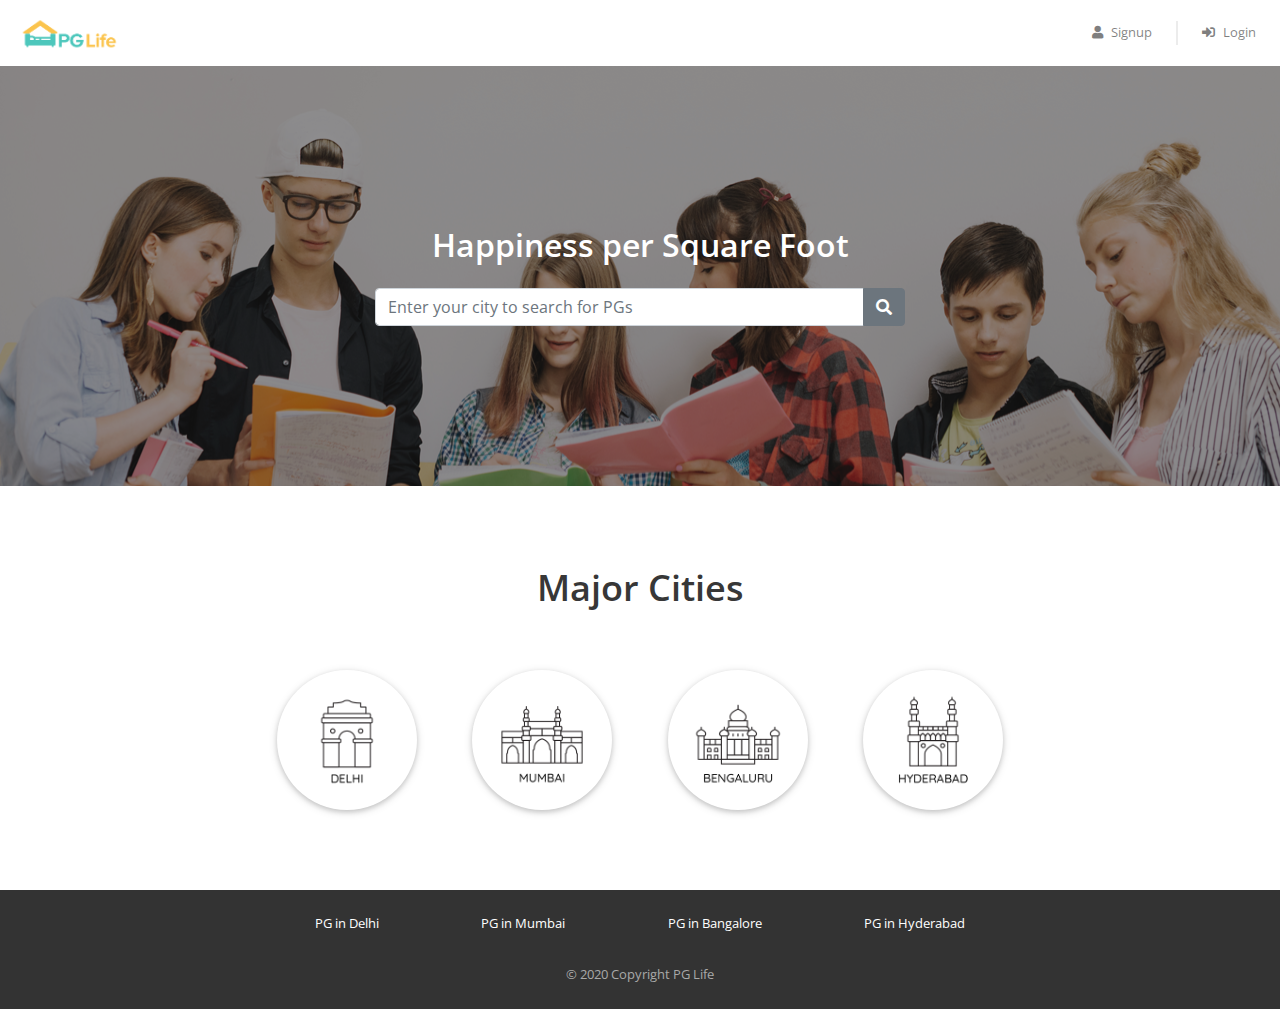
<file: PG Life/index.html>
<!DOCTYPE html>
<html lang="en">

<head>
    <meta name="viewport" content="width=device-width, initial-scale=1">
    <title>Welcome | PG Life</title>

    <link href="css/bootstrap.min.css" rel="stylesheet" />
    <link href="https://use.fontawesome.com/releases/v5.11.2/css/all.css" rel="stylesheet" />
    <link href="https://fonts.googleapis.com/css2?family=Open+Sans:ital,wght@0,300;0,400;0,600;0,700;0,800;1,300;1,400;1,600;1,700;1,800&display=swap" rel="stylesheet" />
    <link href="css/common.css" rel="stylesheet" />
    <link href="css/home.css" rel="stylesheet" />
</head>

<body>
    <div class="header sticky-top">
        <nav class="navbar navbar-expand-md navbar-light">
            <a class="navbar-brand" href="index.html">
                <img src="img/logo.png" />
            </a>
            <button class="navbar-toggler" type="button" data-toggle="collapse" data-target="#my-navbar">
                <span class="navbar-toggler-icon"></span>
            </button>

            <div class="collapse navbar-collapse justify-content-end" id="my-navbar">
                <ul class="navbar-nav">
                    <li class="nav-item">
                        <a class="nav-link" href="#" data-toggle="modal" data-target="#signup-modal">
                            <i class="fas fa-user"></i>Signup
                        </a>
                    </li>
                    <div class="nav-vl"></div>
                    <li class="nav-item">
                        <a class="nav-link" href="#" data-toggle="modal" data-target="#login-modal">
                            <i class="fas fa-sign-in-alt"></i>Login
                        </a>
                    </li>
                </ul>
            </div>
        </nav>
    </div>

    <div id="loading">
    </div>

    <div class="banner-container">
        <h2 class="white pb-3">Happiness per Square Foot</h2>

        <form id="search-form">
            <div class="input-group city-search">
                <input type="text" class="form-control input-city" id='city' name='city' placeholder="Enter your city to search for PGs" />
                <div class="input-group-append">
                    <button type="submit" class="btn btn-secondary">
                        <i class="fa fa-search"></i>
                    </button>
                </div>
            </div>
        </form>
    </div>

    <div class="page-container">
        <h1 class="city-heading">
            Major Cities
        </h1>
        <div class="row">
            <div class="city-card-container col-md">
                <a href="property_list.html">
                    <div class="city-card rounded-circle">
                        <img src="img/delhi.png" class="city-img" />
                    </div>
                </a>
            </div>

            <div class="city-card-container col-md">
                <a href="property_list.html">
                    <div class="city-card rounded-circle">
                        <img src="img/mumbai.png" class="city-img" />
                    </div>
                </a>
            </div>

            <div class="city-card-container col-md">
                <a href="property_list.html">
                    <div class="city-card rounded-circle">
                        <img src="img/bangalore.png" class="city-img" />
                    </div>
                </a>
            </div>

            <div class="city-card-container col-md">
                <a href="property_list.html">
                    <div class="city-card rounded-circle">
                        <img src="img/hyderabad.png" class="city-img" />
                    </div>
                </a>
            </div>
        </div>
    </div>

    <div class="modal fade" id="signup-modal" tabindex="-1" role="dialog" aria-labelledby="signup-heading" aria-hidden="true">
        <div class="modal-dialog" role="document">
            <div class="modal-content">
                <div class="modal-header">
                    <h5 class="modal-title" id="signup-heading">Signup with PGLife</h5>
                    <button type="button" class="close" data-dismiss="modal" aria-label="Close">
                        <span aria-hidden="true">&times;</span>
                    </button>
                </div>

                <div class="modal-body">
                    <form id="signup-form" class="form" role="form">
                        <div class="input-group form-group">
                            <div class="input-group-prepend">
                                <span class="input-group-text">
                                    <i class="fas fa-user"></i>
                                </span>
                            </div>
                            <input type="text" class="form-control" name="full_name" placeholder="Full Name" maxlength="30" required>
                        </div>

                        <div class="input-group form-group">
                            <div class="input-group-prepend">
                                <span class="input-group-text">
                                    <i class="fas fa-phone-alt"></i>
                                </span>
                            </div>
                            <input type="text" class="form-control" name="phone" placeholder="Phone Number" maxlength="10" minlength="10" required>
                        </div>

                        <div class="input-group form-group">
                            <div class="input-group-prepend">
                                <span class="input-group-text">
                                    <i class="fas fa-envelope"></i>
                                </span>
                            </div>
                            <input type="email" class="form-control" name="email" placeholder="Email" required>
                        </div>

                        <div class="input-group form-group">
                            <div class="input-group-prepend">
                                <span class="input-group-text">
                                    <i class="fas fa-lock"></i>
                                </span>
                            </div>
                            <input type="password" class="form-control" name="password" placeholder="Password" minlength="6" required>
                        </div>

                        <div class="input-group form-group">
                            <div class="input-group-prepend">
                                <span class="input-group-text">
                                    <i class="fas fa-university"></i>
                                </span>
                            </div>
                            <input type="text" class="form-control" name="college_name" placeholder="College Name" maxlength="150" required>
                        </div>

                        <div class="form-group">
                            <span>I'm a</span>
                            <input type="radio" class="ml-3" id="gender-male" name="gender" value="male" /> Male
                            <label for="gender-male">
                            </label>
                            <input type="radio" class="ml-3" id="gender-female" name="gender" value="female" />
                            <label for="gender-female">
                                Female
                            </label>
                        </div>

                        <div class="form-group">
                            <button type="submit" class="btn btn-block btn-primary">Create Account</button>
                        </div>
                    </form>
                </div>

                <div class="modal-footer">
                    <span>Already have an account?
                        <a href="#" data-dismiss="modal" data-toggle="modal" data-target="#login-modal">Login</a>
                    </span>
                </div>
            </div>
        </div>
    </div>

    <div class="modal fade" id="login-modal" tabindex="-1" role="dialog" aria-labelledby="login-heading" aria-hidden="true">
        <div class="modal-dialog modal-dialog-centered" role="document">
            <div class="modal-content">
                <div class="modal-header">
                    <h5 class="modal-title" id="login-heading">Login with PGLife</h5>
                    <button type="button" class="close" data-dismiss="modal" aria-label="Close">
                        <span aria-hidden="true">&times;</span>
                    </button>
                </div>

                <div class="modal-body">
                    <form id="login-form" class="form" role="form">
                        <div class="input-group form-group">
                            <div class="input-group-prepend">
                                <span class="input-group-text">
                                    <i class="fas fa-user"></i>
                                </span>
                            </div>
                            <input type="email" class="form-control" name="email" placeholder="Email" required>
                        </div>

                        <div class="input-group form-group">
                            <div class="input-group-prepend">
                                <span class="input-group-text">
                                    <i class="fas fa-lock"></i>
                                </span>
                            </div>
                            <input type="password" class="form-control" name="password" placeholder="Password" minlength="6" required>
                        </div>

                        <div class="form-group">
                            <button type="submit" class="btn btn-block btn-primary">Login</button>
                        </div>
                    </form>
                </div>

                <div class="modal-footer">
                    <span>
                        <a href="#" data-dismiss="modal" data-toggle="modal" data-target="#signup-modal">Click here</a>
                        to register a new account
                    </span>
                </div>
            </div>
        </div>
    </div>

    <div class="footer">
        <div class="page-container footer-container">
            <div class="footer-cities">
                <div class="footer-city">
                    <a href="property_list.html">PG in Delhi</a>
                </div>
                <div class="footer-city">
                    <a href="property_list.html">PG in Mumbai</a>
                </div>
                <div class="footer-city">
                    <a href="property_list.html">PG in Bangalore</a>
                </div>
                <div class="footer-city">
                    <a href="property_list.html">PG in Hyderabad</a>
                </div>
            </div>
            <div class="footer-copyright">© 2020 Copyright PG Life </div>
        </div>
    </div>

    <script type="text/javascript" src="js/jquery.js"></script>
    <script type="text/javascript" src="js/bootstrap.min.js"></script>
</body>

</html>
</file>
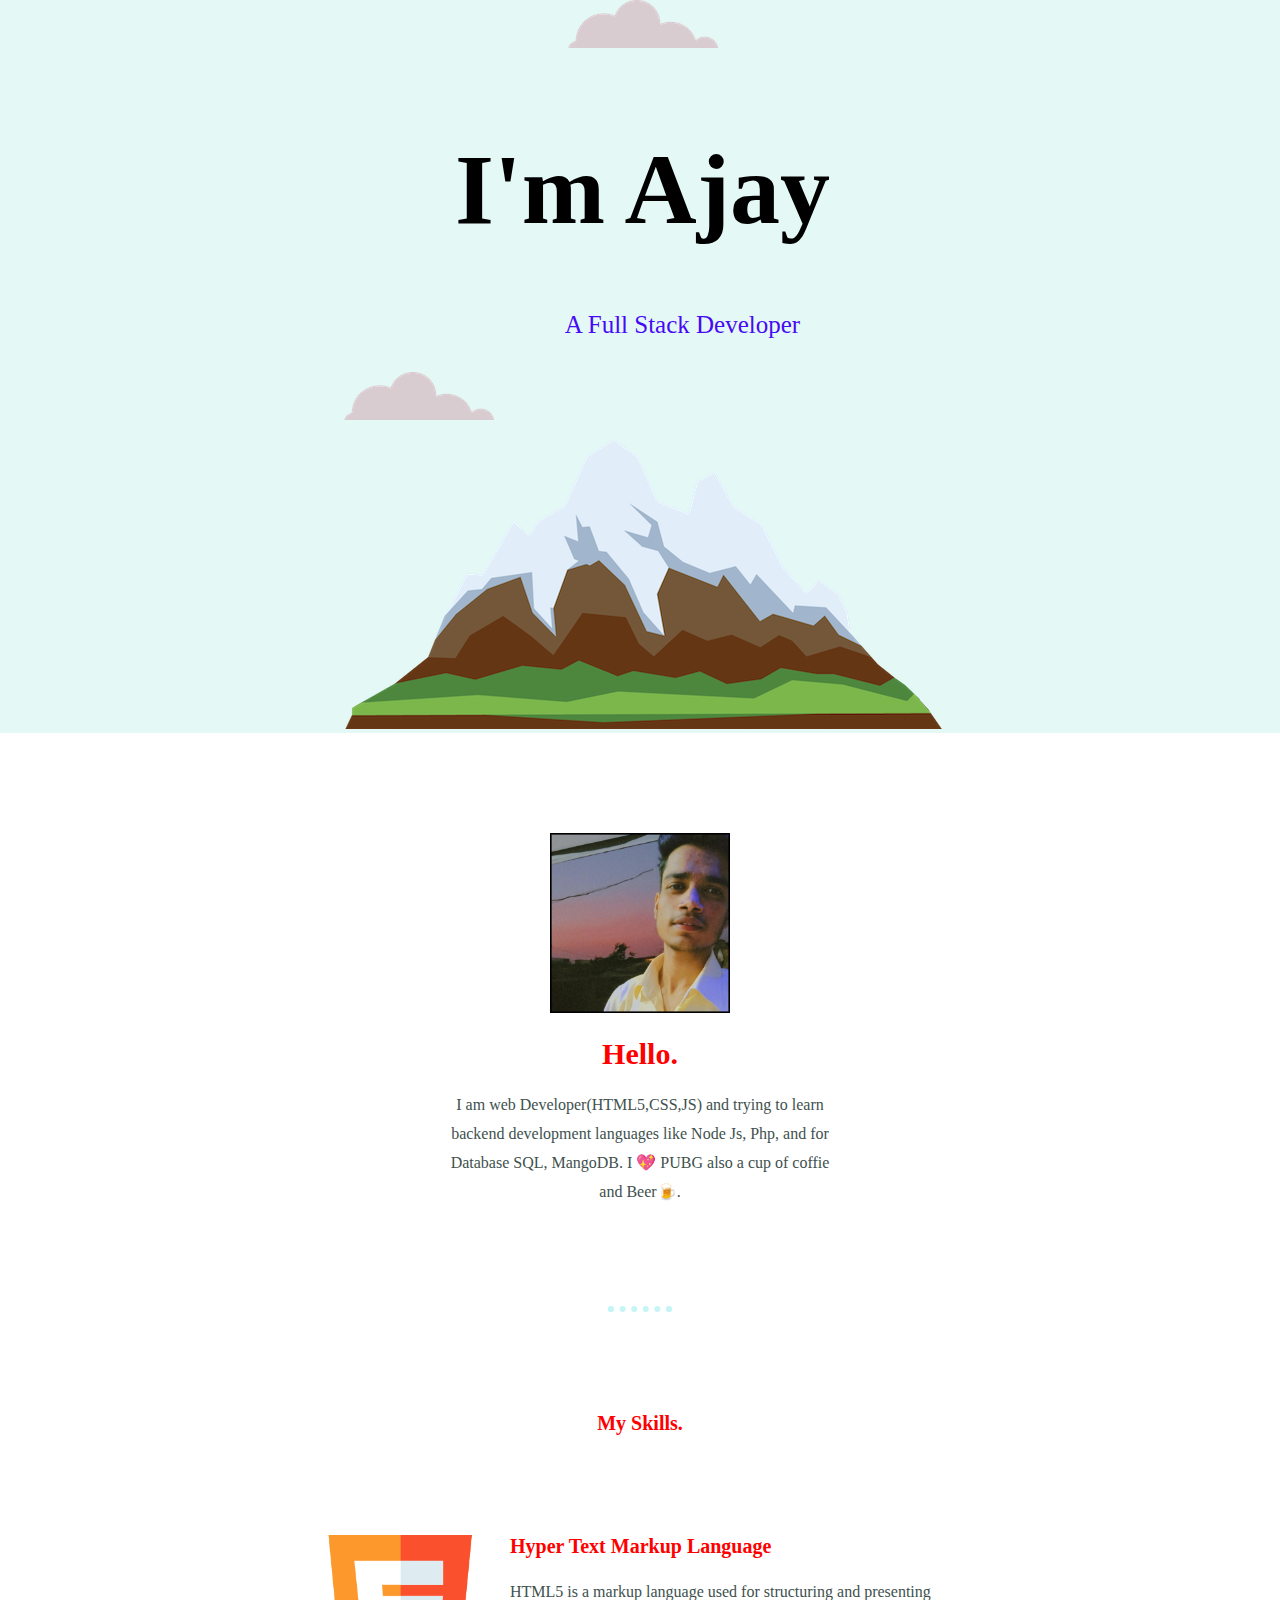
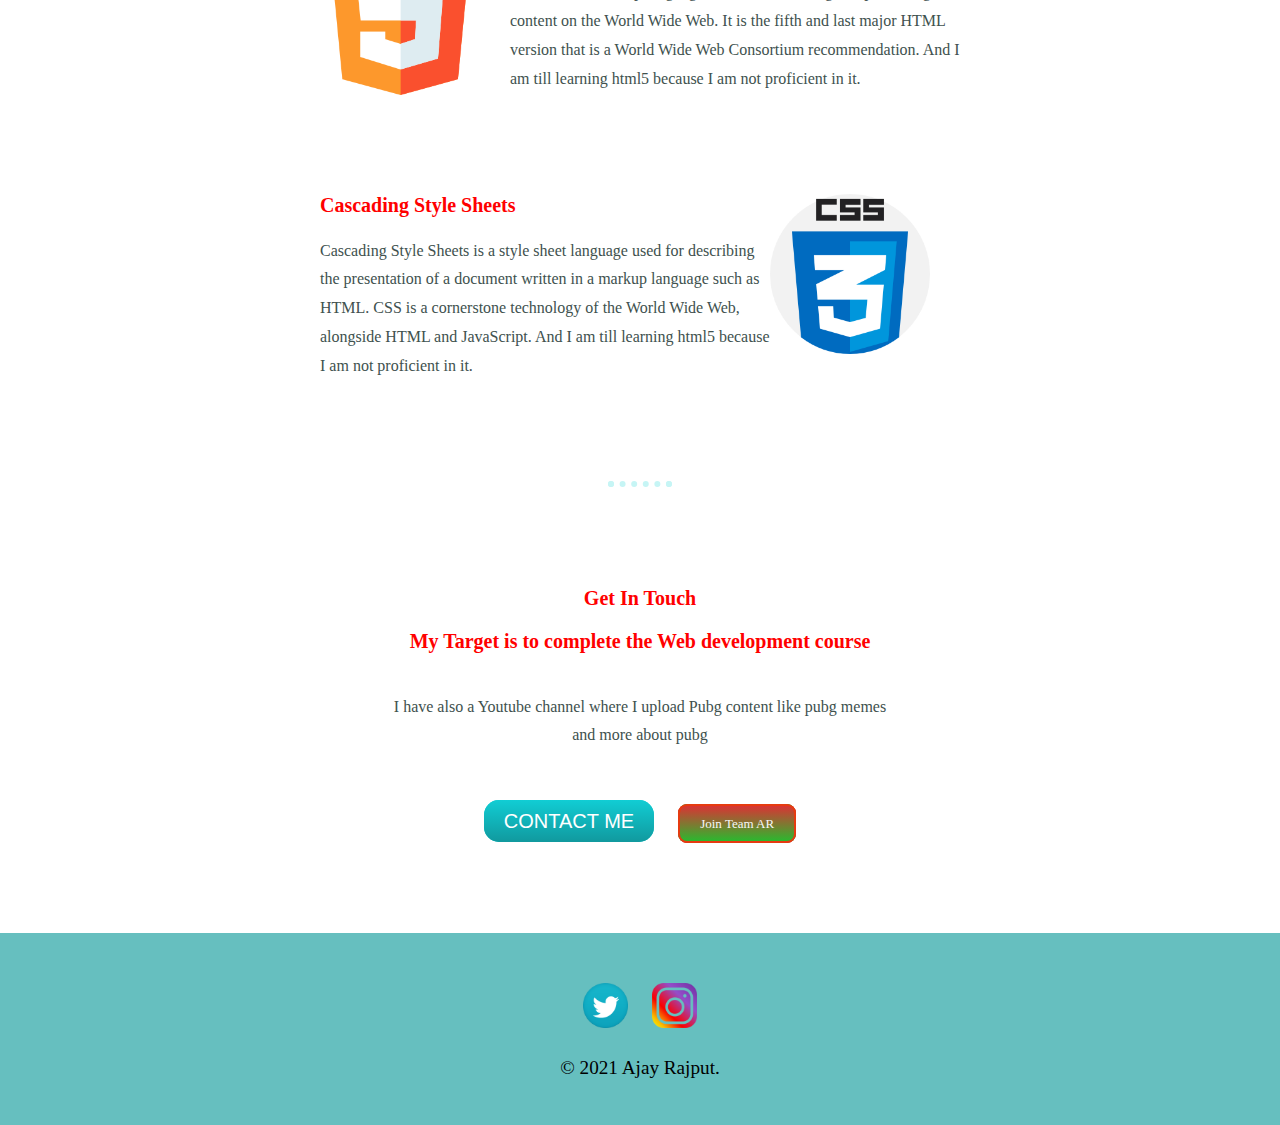
<file: Simple Portfolio/index.html>
<!DOCTYPE html>
<html lang="en">

<head>
  <meta charset="UTF-8">
  <meta http-equiv="X-UA-Compatible" content="IE=edge">
  <meta name="viewport" content="width=device-width, initial-scale=1.0">
  <title>Ajay's Personal Site</title>
  <link rel="stylesheet" href="css/styles.css">
  <link rel="icon" href="favicon.ico">
</head>

<body>
  <div class="top-container">
    <img class="top-cloud" src="images/cloud.png" alt="cloud-img">
    <h1 class="name">I'm Ajay</h1>
    <p id="paragraph-1">A Full Stack Developer</p>
    <img class="bottom-cloud" src="images/cloud.png" alt="cloud-img">
    <img src="images/mountain.png" alt="mountain-img" style="max-width:100%;height:auto;">
  </div>
  <div class="middle-container">
    <div class="profile"> 
      <img id="profile-img" src="images/main-img.jpg" alt="myprofile-img">
      <h1 class="hello">Hello.</h1>
      <p class="intro">I am web Developer(HTML5,CSS,JS) and trying to learn backend development languages like Node Js,
        Php, and for Database SQL, MangoDB. I 💖 PUBG also a cup of coffie and Beer🍺.</p>
    </div>
    <hr class="horizontal-row">
    <div class="skills">
      <h1 class="headings">My Skills.</h1>
      <div class="skill-row">
        <img class="html5" src="images/html5.png" alt="html5-img">
        <h3 class="headings">Hyper Text Markup Language</h3>
        <p>HTML5 is a markup language used for structuring and presenting content on the World Wide Web. It is the fifth
          and last major HTML version that is a World Wide Web Consortium recommendation. And I am till learning html5
          because I am not proficient in it. </p>
      </div>
      <div class="skill-row">
        <img class="css" src="images/css.png" alt="css-img">
        <h3 class="headings">Cascading Style Sheets</h3>
        <p>Cascading Style Sheets is a style sheet language used for describing the presentation of a document written
          in a markup language such as HTML. CSS is a cornerstone technology of the World Wide Web, alongside HTML and
          JavaScript. And I am till learning html5 because I am not proficient in it.</p>
      </div>
    </div>
    <hr class="horizontal-row">
    <div class="contact-me">
      <h2 class="headings">Get In Touch</h2>
      <h3 class="headings">My Target is to complete the Web development course</h3>
      <p class="contact-message">I have also a Youtube channel where I upload Pubg content like pubg memes and more about pubg </p>
      <a class="btn" href="mailto:ajayrajpoot.cs@gmail.com">CONTACT ME</a>
      <a class="teamar" href="joinmyteam.html">Join Team AR </a>
    </div>
  </div>
  <div class="bottom-container">
    <a class="footer-link" href="https://twitter.com/ajayrajpootcs" target="_blank"><img src="images/twitter.ico" alt="intagram" width="45px"></a>
    <a class="footer-link" href="https://www.instagram.com/ajayrajpoot.cs" target="_blank">
      <img src="images/instagram.ico" alt="intagram" width="45px">
    </a>
    <p style="color: black; font-size: larger;">© 2021 Ajay Rajput.</p>
  </div>
</body>

</html>
</file>
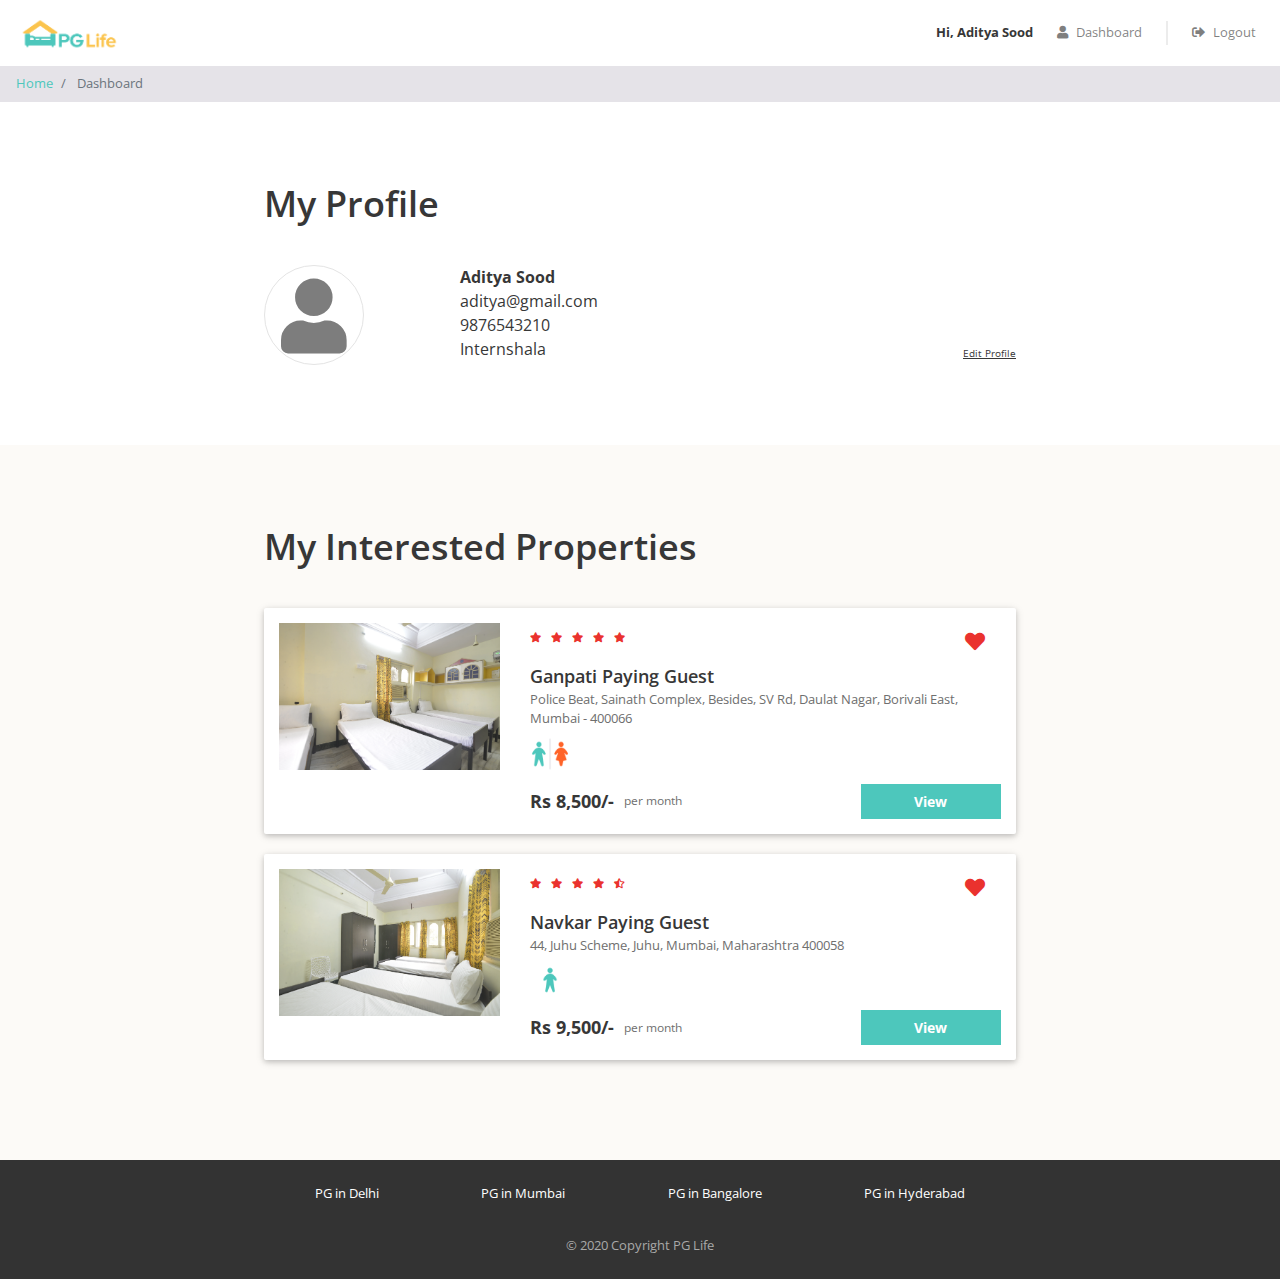
<file: PG Life/dashboard.html>
<!DOCTYPE html>
<html lang="en">

<head>
    <meta name="viewport" content="width=device-width, initial-scale=1">
    <title>Dashboard | PG Life</title>

    <link href="css/bootstrap.min.css" rel="stylesheet" />
    <link href="https://use.fontawesome.com/releases/v5.11.2/css/all.css" rel="stylesheet" />
    <link href="https://fonts.googleapis.com/css2?family=Open+Sans:ital,wght@0,300;0,400;0,600;0,700;0,800;1,300;1,400;1,600;1,700;1,800&display=swap" rel="stylesheet" />
    <link href="css/common.css" rel="stylesheet" />
    <link href="css/dashboard.css" rel="stylesheet" />
</head>

<body>
<div class="header sticky-top">
        <nav class="navbar navbar-expand-md navbar-light">
            <a class="navbar-brand" href="index.html">
                <img src="img/logo.png" />
            </a>
            <button class="navbar-toggler" type="button" data-toggle="collapse" data-target="#my-navbar">
                <span class="navbar-toggler-icon"></span>
            </button>

            <div class="collapse navbar-collapse justify-content-end" id="my-navbar">
                <ul class="navbar-nav">
                    <div class='nav-name'>
                        Hi, Aditya Sood
                    </div>
                    <li class="nav-item">
                        <a class="nav-link" href="dashboard.html">
                            <i class="fas fa-user"></i>Dashboard
                        </a>
                    </li>
                    <div class="nav-vl"></div>
                    <li class="nav-item">
                        <a class="nav-link" href="#">
                            <i class="fas fa-sign-out-alt"></i>Logout
                        </a>
                    </li>
                </ul>
            </div>
        </nav>
    </div>

    <div id="loading">
    </div>

    <nav aria-label="breadcrumb">
        <ol class="breadcrumb py-2">
            <li class="breadcrumb-item">
                <a href="index.html">Home</a>
            </li>
            <li class="breadcrumb-item active" aria-current="page">
                Dashboard
            </li>
        </ol>
    </nav>

    <div class="my-profile page-container">
        <h1>My Profile</h1>
        <div class="row">
            <div class="col-md-3 profile-img-container">
                <i class="fas fa-user profile-img"></i>
            </div>
            <div class="col-md-9">
                <div class="row no-gutters justify-content-between align-items-end">
                    <div class="profile">
                        <div class="name">Aditya Sood</div>
                        <div class="email">aditya@gmail.com</div>
                        <div class="phone">9876543210</div>
                        <div class="college">Internshala</div>
                    </div>
                    <div class="edit">
                        <div class="edit-profile">Edit Profile</div>
                    </div>
                </div>
            </div>
        </div>
    </div>

    <div class="my-interested-properties">
        <div class="page-container">
            <h1>My Interested Properties</h1>

            <div class="property-card property-id-1 row">
                <div class="image-container col-md-4">
                    <img src="img/properties/1/eace7b9114fd6046.jpg" />
                </div>
                <div class="content-container col-md-8">
                    <div class="row no-gutters justify-content-between">
                        <div class="star-container" title="4.8">
                            <i class="fas fa-star"></i>
                            <i class="fas fa-star"></i>
                            <i class="fas fa-star"></i>
                            <i class="fas fa-star"></i>
                            <i class="fas fa-star"></i>
                        </div>
                        <div class="interested-container">
                            <i class="is-interested-image fas fa-heart" property_id="1"></i>
                        </div>
                    </div>
                    <div class="detail-container">
                        <div class="property-name">Ganpati Paying Guest</div>
                        <div class="property-address">Police Beat, Sainath Complex, Besides, SV Rd, Daulat Nagar, Borivali East, Mumbai - 400066</div>
                        <div class="property-gender">
                            <img src="img/unisex.png">
                        </div>
                    </div>
                    <div class="row no-gutters">
                        <div class="rent-container col-6">
                            <div class="rent">Rs 8,500/-</div>
                            <div class="rent-unit">per month</div>
                        </div>
                        <div class="button-container col-6">
                            <a href="property_detail.html" class="btn btn-primary">View</a>
                        </div>
                    </div>
                </div>
            </div>

            <div class="property-card property-id-2 row">
                <div class="image-container col-md-4">
                    <img src="img/properties/1/1d4f0757fdb86d5f.jpg" />
                </div>
                <div class="content-container col-md-8">
                    <div class="row no-gutters justify-content-between">
                        <div class="star-container" title="4.5">
                            <i class="fas fa-star"></i>
                            <i class="fas fa-star"></i>
                            <i class="fas fa-star"></i>
                            <i class="fas fa-star"></i>
                            <i class="fas fa-star-half-alt"></i>
                        </div>
                        <div class="interested-container">
                            <i class="is-interested-image fas fa-heart" property_id="2"></i>
                        </div>
                    </div>
                    <div class="detail-container">
                        <div class="property-name">Navkar Paying Guest</div>
                        <div class="property-address">44, Juhu Scheme, Juhu, Mumbai, Maharashtra 400058</div>
                        <div class="property-gender">
                            <img src="img/male.png">
                        </div>
                    </div>
                    <div class="row no-gutters">
                        <div class="rent-container col-6">
                            <div class="rent">Rs 9,500/-</div>
                            <div class="rent-unit">per month</div>
                        </div>
                        <div class="button-container col-6">
                            <a href="property_detail.html" class="btn btn-primary">View</a>
                        </div>
                    </div>
                </div>
            </div>


        </div>
    </div>

    <div class="footer">
        <div class="page-container footer-container">
            <div class="footer-cities">
                <div class="footer-city">
                    <a href="property_list.html">PG in Delhi</a>
                </div>
                <div class="footer-city">
                    <a href="property_list.html">PG in Mumbai</a>
                </div>
                <div class="footer-city">
                    <a href="property_list.html">PG in Bangalore</a>
                </div>
                <div class="footer-city">
                    <a href="property_list.html">PG in Hyderabad</a>
                </div>
            </div>
            <div class="footer-copyright">© 2020 Copyright PG Life </div>
        </div>
    </div>

    <script type="text/javascript" src="js/jquery.js"></script>
    <script type="text/javascript" src="js/bootstrap.min.js"></script>
</body>

</html>
</file>
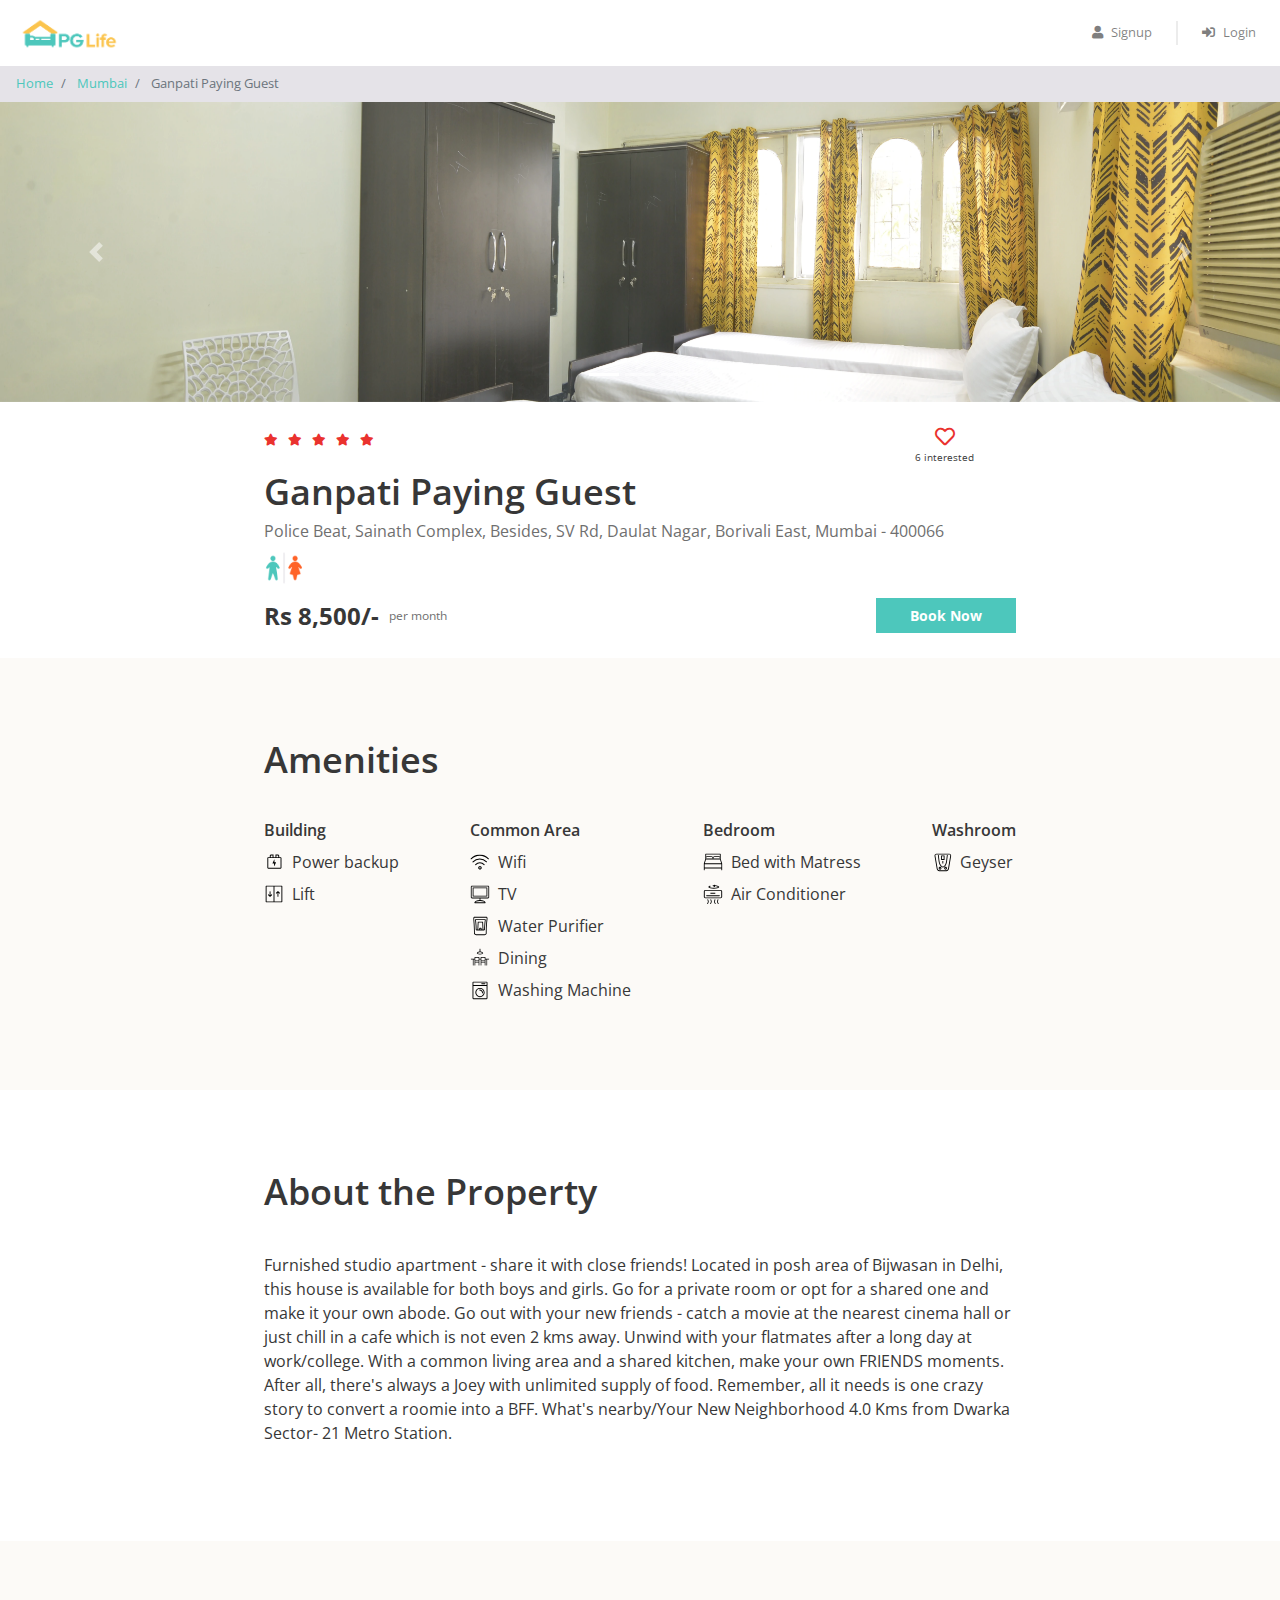
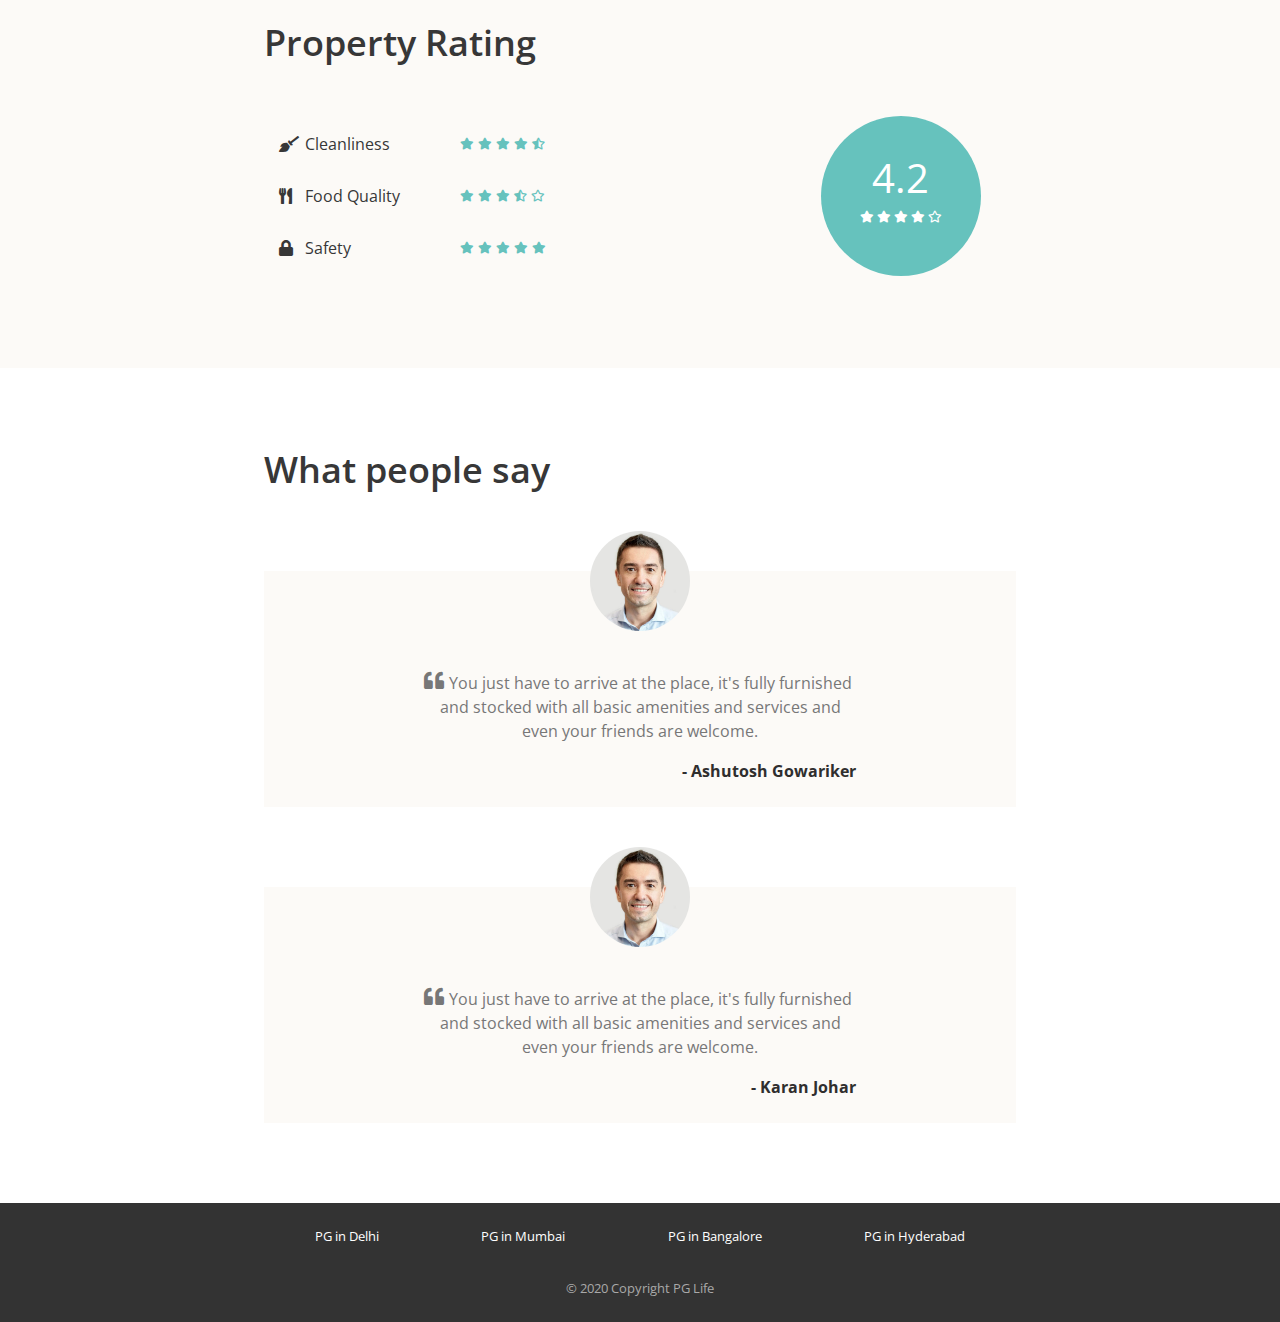
<file: PG Life/property_detail.html>
<!DOCTYPE html>
<html lang="en">

<head>
    <meta name="viewport" content="width=device-width, initial-scale=1">
    <title>Ganpati Paying Guest | PG Life</title>

    <link href="css/bootstrap.min.css" rel="stylesheet" />
    <link href="https://use.fontawesome.com/releases/v5.11.2/css/all.css" rel="stylesheet" />
    <link href="https://fonts.googleapis.com/css2?family=Open+Sans:ital,wght@0,300;0,400;0,600;0,700;0,800;1,300;1,400;1,600;1,700;1,800&display=swap" rel="stylesheet" />
    <link href="css/common.css" rel="stylesheet" />
    <link href="css/property_detail.css" rel="stylesheet" />
</head>

<body>
    <div class="header sticky-top">
        <nav class="navbar navbar-expand-md navbar-light">
            <a class="navbar-brand" href="index.html">
                <img src="img/logo.png" />
            </a>
            <button class="navbar-toggler" type="button" data-toggle="collapse" data-target="#my-navbar">
                <span class="navbar-toggler-icon"></span>
            </button>

            <div class="collapse navbar-collapse justify-content-end" id="my-navbar">
                <ul class="navbar-nav">
                    <li class="nav-item">
                        <a class="nav-link" href="#" data-toggle="modal" data-target="#signup-modal">
                            <i class="fas fa-user"></i>Signup
                        </a>
                    </li>
                    <div class="nav-vl"></div>
                    <li class="nav-item">
                        <a class="nav-link" href="#" data-toggle="modal" data-target="#login-modal">
                            <i class="fas fa-sign-in-alt"></i>Login
                        </a>
                    </li>
                </ul>
            </div>
        </nav>
    </div>

    <div id="loading">
    </div>

    <nav aria-label="breadcrumb">
        <ol class="breadcrumb py-2">
            <li class="breadcrumb-item">
                <a href="index.html">Home</a>
            </li>
            <li class="breadcrumb-item">
                <a href="property_list.html">Mumbai</a>
            </li>
            <li class="breadcrumb-item active" aria-current="page">
                Ganpati Paying Guest
            </li>
        </ol>
    </nav>

    <div id="property-images" class="carousel slide" data-ride="carousel">
        <ol class="carousel-indicators">
            <li data-target="#property-images" data-slide-to="0" class="active"></li>
            <li data-target="#property-images" data-slide-to="1" class=""></li>
            <li data-target="#property-images" data-slide-to="2" class=""></li>
        </ol>
        <div class="carousel-inner">
            <div class="carousel-item active">
                <img class="d-block w-100" src="img/properties/1/1d4f0757fdb86d5f.jpg" alt="slide">
            </div>
            <div class="carousel-item">
                <img class="d-block w-100" src="img/properties/1/46ebbb537aa9fb0a.jpg" alt="slide">
            </div>
            <div class="carousel-item">
                <img class="d-block w-100" src="img/properties/1/eace7b9114fd6046.jpg" alt="slide">
            </div>
        </div>
        <a class="carousel-control-prev" href="#property-images" role="button" data-slide="prev">
            <span class="carousel-control-prev-icon" aria-hidden="true"></span>
            <span class="sr-only">Previous</span>
        </a>
        <a class="carousel-control-next" href="#property-images" role="button" data-slide="next">
            <span class="carousel-control-next-icon" aria-hidden="true"></span>
            <span class="sr-only">Next</span>
        </a>
    </div>

    <div class="property-summary page-container">
        <div class="row no-gutters justify-content-between">
            <div class="star-container" title="4.8">
                <i class="fas fa-star"></i>
                <i class="fas fa-star"></i>
                <i class="fas fa-star"></i>
                <i class="fas fa-star"></i>
                <i class="fas fa-star"></i>
            </div>
            <div class="interested-container">
                <i class="is-interested-image far fa-heart"></i>
                <div class="interested-text">
                    <span class="interested-user-count">6</span> interested
                </div>
            </div>
        </div>
        <div class="detail-container">
            <div class="property-name">Ganpati Paying Guest</div>
            <div class="property-address">Police Beat, Sainath Complex, Besides, SV Rd, Daulat Nagar, Borivali East, Mumbai - 400066</div>
            <div class="property-gender">
                <img src="img/unisex.png" />
            </div>
        </div>
        <div class="row no-gutters">
            <div class="rent-container col-6">
                <div class="rent">Rs 8,500/-</div>
                <div class="rent-unit">per month</div>
            </div>
            <div class="button-container col-6">
                <a href="#" class="btn btn-primary">Book Now</a>
            </div>
        </div>
    </div>

    <div class="property-amenities">
        <div class="page-container">
            <h1>Amenities</h1>
            <div class="row justify-content-between">
                <div class="col-md-auto">
                    <h5>Building</h5>
                    <div class="amenity-container">
                        <img src="img/amenities/powerbackup.svg">
                        <span>Power backup</span>
                    </div>
                    <div class="amenity-container">
                        <img src="img/amenities/lift.svg">
                        <span>Lift</span>
                    </div>
                </div>

                <div class="col-md-auto">
                    <h5>Common Area</h5>
                    <div class="amenity-container">
                        <img src="img/amenities/wifi.svg">
                        <span>Wifi</span>
                    </div>
                    <div class="amenity-container">
                        <img src="img/amenities/tv.svg">
                        <span>TV</span>
                    </div>
                    <div class="amenity-container">
                        <img src="img/amenities/rowater.svg">
                        <span>Water Purifier</span>
                    </div>
                    <div class="amenity-container">
                        <img src="img/amenities/dining.svg">
                        <span>Dining</span>
                    </div>
                    <div class="amenity-container">
                        <img src="img/amenities/washingmachine.svg">
                        <span>Washing Machine</span>
                    </div>
                </div>

                <div class="col-md-auto">
                    <h5>Bedroom</h5>
                    <div class="amenity-container">
                        <img src="img/amenities/bed.svg">
                        <span>Bed with Matress</span>
                    </div>
                    <div class="amenity-container">
                        <img src="img/amenities/ac.svg">
                        <span>Air Conditioner</span>
                    </div>
                </div>

                <div class="col-md-auto">
                    <h5>Washroom</h5>
                    <div class="amenity-container">
                        <img src="img/amenities/geyser.svg">
                        <span>Geyser</span>
                    </div>
                </div>
            </div>
        </div>
    </div>

    <div class="property-about page-container">
        <h1>About the Property</h1>
        <p>Furnished studio apartment - share it with close friends! Located in posh area of Bijwasan in Delhi, this house is available for both boys and girls. Go for a private room or opt for a shared one and make it your own abode. Go out with your new friends - catch a movie at the nearest cinema hall or just chill in a cafe which is not even 2 kms away. Unwind with your flatmates after a long day at work/college. With a common living area and a shared kitchen, make your own FRIENDS moments. After all, there's always a Joey with unlimited supply of food. Remember, all it needs is one crazy story to convert a roomie into a BFF. What's nearby/Your New Neighborhood 4.0 Kms from Dwarka Sector- 21 Metro Station.</p>
    </div>

    <div class="property-rating">
        <div class="page-container">
            <h1>Property Rating</h1>
            <div class="row align-items-center justify-content-between">
                <div class="col-md-6">
                    <div class="rating-criteria row">
                        <div class="col-6">
                            <i class="rating-criteria-icon fas fa-broom"></i>
                            <span class="rating-criteria-text">Cleanliness</span>
                        </div>
                        <div class="rating-criteria-star-container col-6" title="4.3">
                            <i class="fas fa-star"></i>
                            <i class="fas fa-star"></i>
                            <i class="fas fa-star"></i>
                            <i class="fas fa-star"></i>
                            <i class="fas fa-star-half-alt"></i>
                        </div>
                    </div>

                    <div class="rating-criteria row">
                        <div class="col-6">
                            <i class="rating-criteria-icon fas fa-utensils"></i>
                            <span class="rating-criteria-text">Food Quality</span>
                        </div>
                        <div class="rating-criteria-star-container col-6" title="3.4">
                            <i class="fas fa-star"></i>
                            <i class="fas fa-star"></i>
                            <i class="fas fa-star"></i>
                            <i class="fas fa-star-half-alt"></i>
                            <i class="far fa-star"></i>
                        </div>
                    </div>

                    <div class="rating-criteria row">
                        <div class="col-6">
                            <i class="rating-criteria-icon fa fa-lock"></i>
                            <span class="rating-criteria-text">Safety</span>
                        </div>
                        <div class="rating-criteria-star-container col-6" title="4.8">
                            <i class="fas fa-star"></i>
                            <i class="fas fa-star"></i>
                            <i class="fas fa-star"></i>
                            <i class="fas fa-star"></i>
                            <i class="fas fa-star"></i>
                        </div>
                    </div>
                </div>

                <div class="col-md-4">
                    <div class="rating-circle">
                        <div class="total-rating">4.2</div>
                        <div class="rating-circle-star-container">
                            <i class="fas fa-star"></i>
                            <i class="fas fa-star"></i>
                            <i class="fas fa-star"></i>
                            <i class="fas fa-star"></i>
                            <i class="far fa-star"></i>
                        </div>
                    </div>
                </div>
            </div>
        </div>
    </div>

    <div class="property-testimonials page-container">
        <h1>What people say</h1>
        <div class="testimonial-block">
            <div class="testimonial-image-container">
                <img class="testimonial-img" src="img/man.png">
            </div>
            <div class="testimonial-text">
                <i class="fa fa-quote-left" aria-hidden="true"></i>
                <p>You just have to arrive at the place, it's fully furnished and stocked with all basic amenities and services and even your friends are welcome.</p>
            </div>
            <div class="testimonial-name">- Ashutosh Gowariker</div>
        </div>
        <div class="testimonial-block">
            <div class="testimonial-image-container">
                <img class="testimonial-img" src="img/man.png">
            </div>
            <div class="testimonial-text">
                <i class="fa fa-quote-left" aria-hidden="true"></i>
                <p>You just have to arrive at the place, it's fully furnished and stocked with all basic amenities and services and even your friends are welcome.</p>
            </div>
            <div class="testimonial-name">- Karan Johar</div>
        </div>
    </div>

    <div class="modal fade" id="signup-modal" tabindex="-1" role="dialog" aria-labelledby="signup-heading" aria-hidden="true">
        <div class="modal-dialog" role="document">
            <div class="modal-content">
                <div class="modal-header">
                    <h5 class="modal-title" id="signup-heading">Signup with PGLife</h5>
                    <button type="button" class="close" data-dismiss="modal" aria-label="Close">
                        <span aria-hidden="true">&times;</span>
                    </button>
                </div>

                <div class="modal-body">
                    <form id="signup-form" class="form" role="form">
                        <div class="input-group form-group">
                            <div class="input-group-prepend">
                                <span class="input-group-text">
                                    <i class="fas fa-user"></i>
                                </span>
                            </div>
                            <input type="text" class="form-control" name="full_name" placeholder="Full Name" maxlength="30" required>
                        </div>

                        <div class="input-group form-group">
                            <div class="input-group-prepend">
                                <span class="input-group-text">
                                    <i class="fas fa-phone-alt"></i>
                                </span>
                            </div>
                            <input type="text" class="form-control" name="phone" placeholder="Phone Number" maxlength="10" minlength="10" required>
                        </div>

                        <div class="input-group form-group">
                            <div class="input-group-prepend">
                                <span class="input-group-text">
                                    <i class="fas fa-envelope"></i>
                                </span>
                            </div>
                            <input type="email" class="form-control" name="email" placeholder="Email" required>
                        </div>

                        <div class="input-group form-group">
                            <div class="input-group-prepend">
                                <span class="input-group-text">
                                    <i class="fas fa-lock"></i>
                                </span>
                            </div>
                            <input type="password" class="form-control" name="password" placeholder="Password" minlength="6" required>
                        </div>

                        <div class="input-group form-group">
                            <div class="input-group-prepend">
                                <span class="input-group-text">
                                    <i class="fas fa-university"></i>
                                </span>
                            </div>
                            <input type="text" class="form-control" name="college_name" placeholder="College Name" maxlength="150" required>
                        </div>

                        <div class="form-group">
                            <span>I'm a</span>
                            <input type="radio" class="ml-3" id="gender-male" name="gender" value="male" /> Male
                            <label for="gender-male">
                            </label>
                            <input type="radio" class="ml-3" id="gender-female" name="gender" value="female" />
                            <label for="gender-female">
                                Female
                            </label>
                        </div>

                        <div class="form-group">
                            <button type="submit" class="btn btn-block btn-primary">Create Account</button>
                        </div>
                    </form>
                </div>

                <div class="modal-footer">
                    <span>Already have an account?
                        <a href="#" data-dismiss="modal" data-toggle="modal" data-target="#login-modal">Login</a>
                    </span>
                </div>
            </div>
        </div>
    </div>

    <div class="modal fade" id="login-modal" tabindex="-1" role="dialog" aria-labelledby="login-heading" aria-hidden="true">
        <div class="modal-dialog modal-dialog-centered" role="document">
            <div class="modal-content">
                <div class="modal-header">
                    <h5 class="modal-title" id="login-heading">Login with PGLife</h5>
                    <button type="button" class="close" data-dismiss="modal" aria-label="Close">
                        <span aria-hidden="true">&times;</span>
                    </button>
                </div>

                <div class="modal-body">
                    <form id="login-form" class="form" role="form">
                        <div class="input-group form-group">
                            <div class="input-group-prepend">
                                <span class="input-group-text">
                                    <i class="fas fa-user"></i>
                                </span>
                            </div>
                            <input type="email" class="form-control" name="email" placeholder="Email" required>
                        </div>

                        <div class="input-group form-group">
                            <div class="input-group-prepend">
                                <span class="input-group-text">
                                    <i class="fas fa-lock"></i>
                                </span>
                            </div>
                            <input type="password" class="form-control" name="password" placeholder="Password" minlength="6" required>
                        </div>

                        <div class="form-group">
                            <button type="submit" class="btn btn-block btn-primary">Login</button>
                        </div>
                    </form>
                </div>

                <div class="modal-footer">
                    <span>
                        <a href="#" data-dismiss="modal" data-toggle="modal" data-target="#signup-modal">Click here</a>
                        to register a new account
                    </span>
                </div>
            </div>
        </div>
    </div>

    <div class="footer">
        <div class="page-container footer-container">
            <div class="footer-cities">
                <div class="footer-city">
                    <a href="property_list.html">PG in Delhi</a>
                </div>
                <div class="footer-city">
                    <a href="property_list.html">PG in Mumbai</a>
                </div>
                <div class="footer-city">
                    <a href="property_list.html">PG in Bangalore</a>
                </div>
                <div class="footer-city">
                    <a href="property_list.html">PG in Hyderabad</a>
                </div>
            </div>
            <div class="footer-copyright">© 2020 Copyright PG Life </div>
        </div>
    </div>

    <script type="text/javascript" src="js/jquery.js"></script>
    <script type="text/javascript" src="js/bootstrap.min.js"></script>
</body>

</html>
</file>
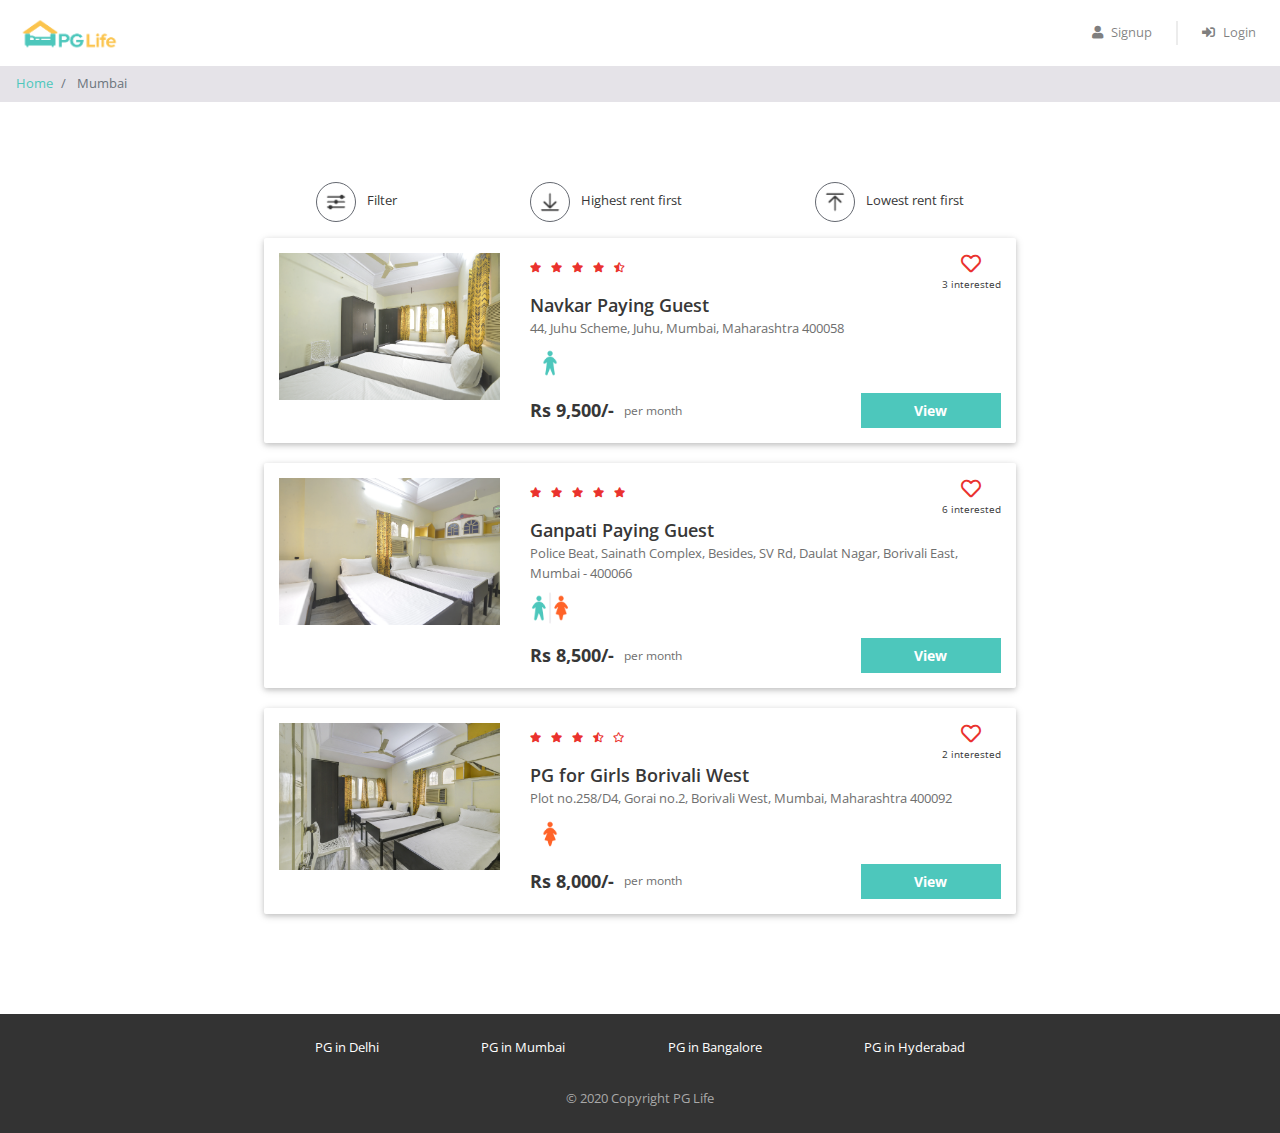
<file: PG Life/property_list.html>
<!DOCTYPE html>
<html lang="en">

<head>
    <meta name="viewport" content="width=device-width, initial-scale=1">
    <title>Best PG's in Mumbai | PG Life</title>

    <link href="css/bootstrap.min.css" rel="stylesheet" />
    <link href="https://use.fontawesome.com/releases/v5.11.2/css/all.css" rel="stylesheet" />
    <link href="https://fonts.googleapis.com/css2?family=Open+Sans:ital,wght@0,300;0,400;0,600;0,700;0,800;1,300;1,400;1,600;1,700;1,800&display=swap" rel="stylesheet" />
    <link href="css/common.css" rel="stylesheet" />
    <link href="css/property_list.css" rel="stylesheet" />
</head>

<body>
    <div class="header sticky-top">
        <nav class="navbar navbar-expand-md navbar-light">
            <a class="navbar-brand" href="index.html">
                <img src="img/logo.png" />
            </a>
            <button class="navbar-toggler" type="button" data-toggle="collapse" data-target="#my-navbar">
                <span class="navbar-toggler-icon"></span>
            </button>

            <div class="collapse navbar-collapse justify-content-end" id="my-navbar">
                <ul class="navbar-nav">
                    <li class="nav-item">
                        <a class="nav-link" href="#" data-toggle="modal" data-target="#signup-modal">
                            <i class="fas fa-user"></i>Signup
                        </a>
                    </li>
                    <div class="nav-vl"></div>
                    <li class="nav-item">
                        <a class="nav-link" href="#" data-toggle="modal" data-target="#login-modal">
                            <i class="fas fa-sign-in-alt"></i>Login
                        </a>
                    </li>
                </ul>
            </div>
        </nav>
    </div>

    <div id="loading">
    </div>

    <nav aria-label="breadcrumb">
        <ol class="breadcrumb py-2">
            <li class="breadcrumb-item">
                <a href="index.html">Home</a>
            </li>
            <li class="breadcrumb-item active" aria-current="page">
                Mumbai
            </li>
        </ol>
    </nav>

    <div class="page-container">
        <div class="filter-bar row justify-content-around">
            <div class="col-auto" data-toggle="modal" data-target="#filter-modal">
                <img src="img/filter.png" alt="filter" />
                <span>Filter</span>
            </div>
            <div class="col-auto">
                <img src="img/desc.png" alt="sort-desc" />
                <span>Highest rent first</span>
            </div>
            <div class="col-auto">
                <img src="img/asc.png" alt="sort-asc" />
                <span>Lowest rent first</span>
            </div>
        </div>

        
        <div class="property-card row">
            <div class="image-container col-md-4">
                <img src="img/properties/1/1d4f0757fdb86d5f.jpg" />
            </div>
            <div class="content-container col-md-8">
                <div class="row no-gutters justify-content-between">
                    <div class="star-container" title="4.5">
                        <i class="fas fa-star"></i>
                        <i class="fas fa-star"></i>
                        <i class="fas fa-star"></i>
                        <i class="fas fa-star"></i>
                        <i class="fas fa-star-half-alt"></i>
                    </div>
                    <div class="interested-container">
                        <i class="far fa-heart"></i>
                        <div class="interested-text">3 interested</div>
                    </div>
                </div>
                <div class="detail-container">
                    <div class="property-name">Navkar Paying Guest</div>
                    <div class="property-address">44, Juhu Scheme, Juhu, Mumbai, Maharashtra 400058</div>
                    <div class="property-gender">
                        <img src="img/male.png" />
                    </div>
                </div>
                <div class="row no-gutters">
                    <div class="rent-container col-6">
                        <div class="rent">Rs 9,500/-</div>
                        <div class="rent-unit">per month</div>
                    </div>
                    <div class="button-container col-6">
                        <a href="property_detail.html" class="btn btn-primary">View</a>
                    </div>
                </div>
            </div>
        </div>

        <div class="property-card row">
            <div class="image-container col-md-4">
                <img src="img/properties/1/eace7b9114fd6046.jpg" />
            </div>
            <div class="content-container col-md-8">
                <div class="row no-gutters justify-content-between">
                    <div class="star-container" title="4.8">
                        <i class="fas fa-star"></i>
                        <i class="fas fa-star"></i>
                        <i class="fas fa-star"></i>
                        <i class="fas fa-star"></i>
                        <i class="fas fa-star"></i>
                    </div>
                    <div class="interested-container">
                        <i class="far fa-heart"></i>
                        <div class="interested-text">6 interested</div>
                    </div>
                </div>
                <div class="detail-container">
                    <div class="property-name">Ganpati Paying Guest</div>
                    <div class="property-address">Police Beat, Sainath Complex, Besides, SV Rd, Daulat Nagar, Borivali East, Mumbai - 400066</div>
                    <div class="property-gender">
                        <img src="img/unisex.png" />
                    </div>
                </div>
                <div class="row no-gutters">
                    <div class="rent-container col-6">
                        <div class="rent">Rs 8,500/-</div>
                        <div class="rent-unit">per month</div>
                    </div>
                    <div class="button-container col-6">
                        <a href="property_detail.html" class="btn btn-primary">View</a>
                    </div>
                </div>
            </div>
        </div>

        <div class="property-card row">
            <div class="image-container col-md-4">
                <img src="img/properties/1/46ebbb537aa9fb0a.jpg" />
            </div>
            <div class="content-container col-md-8">
                <div class="row no-gutters justify-content-between">
                    <div class="star-container" title="3.5">
                        <i class="fas fa-star"></i>
                        <i class="fas fa-star"></i>
                        <i class="fas fa-star"></i>
                        <i class="fas fa-star-half-alt"></i>
                        <i class="far fa-star"></i>
                    </div>
                    <div class="interested-container">
                        <i class="far fa-heart"></i>
                        <div class="interested-text">2 interested</div>
                    </div>
                </div>
                <div class="detail-container">
                    <div class="property-name">PG for Girls Borivali West</div>
                    <div class="property-address">Plot no.258/D4, Gorai no.2, Borivali West, Mumbai, Maharashtra 400092</div>
                    <div class="property-gender">
                        <img src="img/female.png" />
                    </div>
                </div>
                <div class="row no-gutters">
                    <div class="rent-container col-6">
                        <div class="rent">Rs 8,000/-</div>
                        <div class="rent-unit">per month</div>
                    </div>
                    <div class="button-container col-6">
                        <a href="property_detail.html" class="btn btn-primary">View</a>
                    </div>
                </div>
            </div>
        </div>
    </div>

    <div class="modal fade" id="filter-modal" tabindex="-1" role="dialog" aria-labelledby="filter-heading" aria-hidden="true">
        <div class="modal-dialog modal-dialog-centered" role="document">
            <div class="modal-content">
                <div class="modal-header">
                    <h3 class="modal-title" id="filter-heading">Filters</h3>
                    <button type="button" class="close" data-dismiss="modal" aria-label="Close">
                        <span aria-hidden="true">&times;</span>
                    </button>
                </div>

                <div class="modal-body">
                    <h5>Gender</h5>
                    <hr />
                    <div>
                        <button class="btn btn-outline-dark btn-active">
                            No Filter
                        </button>
                        <button class="btn btn-outline-dark">
                            <i class="fas fa-venus-mars"></i>Unisex
                        </button>
                        <button class="btn btn-outline-dark">
                            <i class="fas fa-mars"></i>Male
                        </button>
                        <button class="btn btn-outline-dark">
                            <i class="fas fa-venus"></i>Female
                        </button>
                    </div>
                </div>

                <div class="modal-footer">
                    <button data-dismiss="modal" class="btn btn-success">Okay</button>
                </div>
            </div>
        </div>
    </div>

    <div class="modal fade" id="signup-modal" tabindex="-1" role="dialog" aria-labelledby="signup-heading" aria-hidden="true">
        <div class="modal-dialog" role="document">
            <div class="modal-content">
                <div class="modal-header">
                    <h5 class="modal-title" id="signup-heading">Signup with PGLife</h5>
                    <button type="button" class="close" data-dismiss="modal" aria-label="Close">
                        <span aria-hidden="true">&times;</span>
                    </button>
                </div>

                <div class="modal-body">
                    <form id="signup-form" class="form" role="form">
                        <div class="input-group form-group">
                            <div class="input-group-prepend">
                                <span class="input-group-text">
                                    <i class="fas fa-user"></i>
                                </span>
                            </div>
                            <input type="text" class="form-control" name="full_name" placeholder="Full Name" maxlength="30" required>
                        </div>

                        <div class="input-group form-group">
                            <div class="input-group-prepend">
                                <span class="input-group-text">
                                    <i class="fas fa-phone-alt"></i>
                                </span>
                            </div>
                            <input type="text" class="form-control" name="phone" placeholder="Phone Number" maxlength="10" minlength="10" required>
                        </div>

                        <div class="input-group form-group">
                            <div class="input-group-prepend">
                                <span class="input-group-text">
                                    <i class="fas fa-envelope"></i>
                                </span>
                            </div>
                            <input type="email" class="form-control" name="email" placeholder="Email" required>
                        </div>

                        <div class="input-group form-group">
                            <div class="input-group-prepend">
                                <span class="input-group-text">
                                    <i class="fas fa-lock"></i>
                                </span>
                            </div>
                            <input type="password" class="form-control" name="password" placeholder="Password" minlength="6" required>
                        </div>

                        <div class="input-group form-group">
                            <div class="input-group-prepend">
                                <span class="input-group-text">
                                    <i class="fas fa-university"></i>
                                </span>
                            </div>
                            <input type="text" class="form-control" name="college_name" placeholder="College Name" maxlength="150" required>
                        </div>

                        <div class="form-group">
                            <span>I'm a</span>
                            <input type="radio" class="ml-3" id="gender-male" name="gender" value="male" /> Male
                            <label for="gender-male">
                            </label>
                            <input type="radio" class="ml-3" id="gender-female" name="gender" value="female" />
                            <label for="gender-female">
                                Female
                            </label>
                        </div>

                        <div class="form-group">
                            <button type="submit" class="btn btn-block btn-primary">Create Account</button>
                        </div>
                    </form>
                </div>

                <div class="modal-footer">
                    <span>Already have an account?
                        <a href="#" data-dismiss="modal" data-toggle="modal" data-target="#login-modal">Login</a>
                    </span>
                </div>
            </div>
        </div>
    </div>

    <div class="modal fade" id="login-modal" tabindex="-1" role="dialog" aria-labelledby="login-heading" aria-hidden="true">
        <div class="modal-dialog modal-dialog-centered" role="document">
            <div class="modal-content">
                <div class="modal-header">
                    <h5 class="modal-title" id="login-heading">Login with PGLife</h5>
                    <button type="button" class="close" data-dismiss="modal" aria-label="Close">
                        <span aria-hidden="true">&times;</span>
                    </button>
                </div>

                <div class="modal-body">
                    <form id="login-form" class="form" role="form">
                        <div class="input-group form-group">
                            <div class="input-group-prepend">
                                <span class="input-group-text">
                                    <i class="fas fa-user"></i>
                                </span>
                            </div>
                            <input type="email" class="form-control" name="email" placeholder="Email" required>
                        </div>

                        <div class="input-group form-group">
                            <div class="input-group-prepend">
                                <span class="input-group-text">
                                    <i class="fas fa-lock"></i>
                                </span>
                            </div>
                            <input type="password" class="form-control" name="password" placeholder="Password" minlength="6" required>
                        </div>

                        <div class="form-group">
                            <button type="submit" class="btn btn-block btn-primary">Login</button>
                        </div>
                    </form>
                </div>

                <div class="modal-footer">
                    <span>
                        <a href="#" data-dismiss="modal" data-toggle="modal" data-target="#signup-modal">Click here</a>
                        to register a new account
                    </span>
                </div>
            </div>
        </div>
    </div>

    <div class="footer">
        <div class="page-container footer-container">
            <div class="footer-cities">
                <div class="footer-city">
                    <a href="property_list.html">PG in Delhi</a>
                </div>
                <div class="footer-city">
                    <a href="property_list.html">PG in Mumbai</a>
                </div>
                <div class="footer-city">
                    <a href="property_list.html">PG in Bangalore</a>
                </div>
                <div class="footer-city">
                    <a href="property_list.html">PG in Hyderabad</a>
                </div>
            </div>
            <div class="footer-copyright">© 2020 Copyright PG Life </div>
        </div>
    </div>

    <script type="text/javascript" src="js/jquery.js"></script>
    <script type="text/javascript" src="js/bootstrap.min.js"></script>
</body>

</html>
</file>
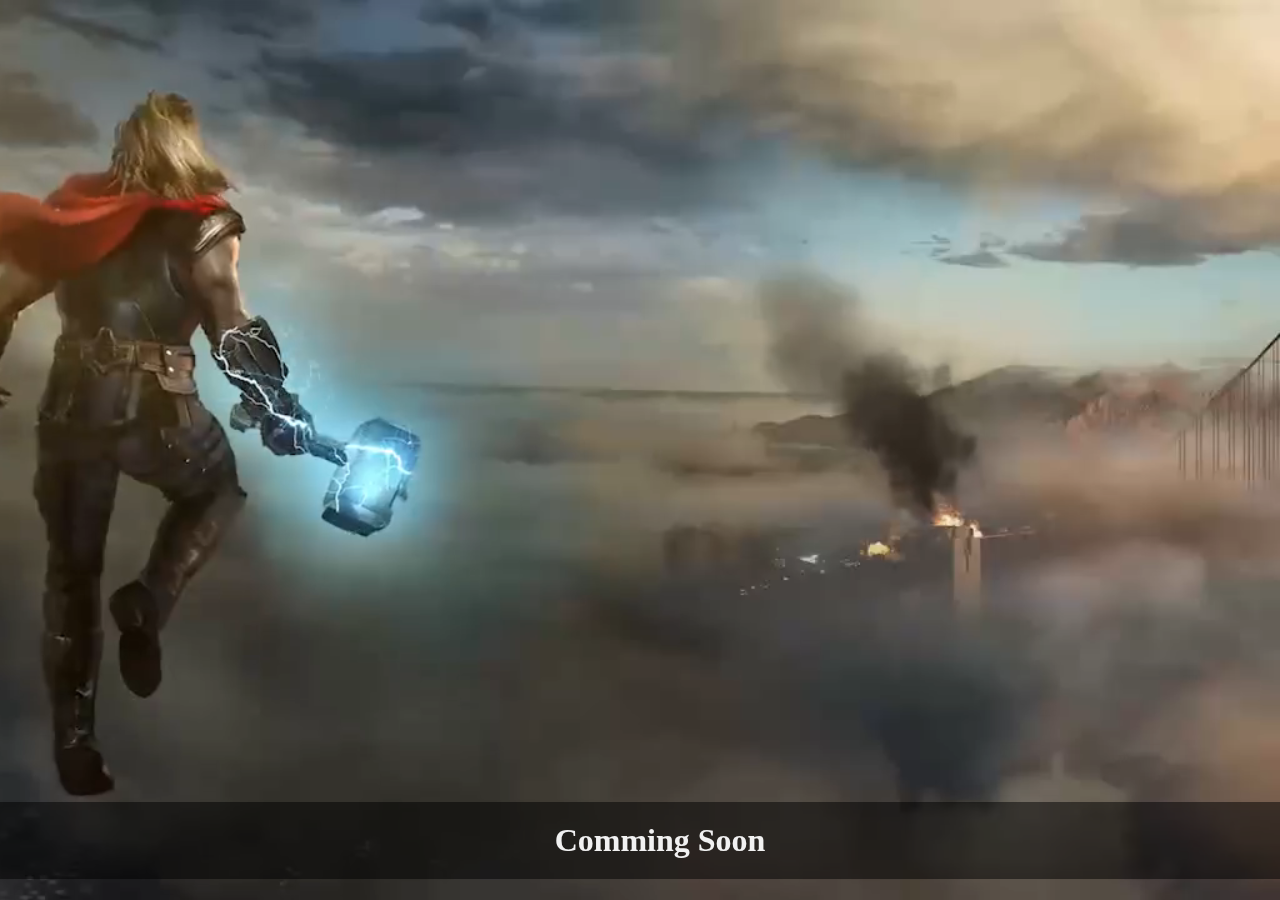
<file: Simple Portfolio/joinmyteam.html>
<!DOCTYPE html>
<html lang="en">

<head>
    <meta charset="UTF-8">
    <meta http-equiv="X-UA-Compatible" content="IE=edge">
    <meta name="viewport" content="width=device-width, initial-scale=1.0">
    <title>Become a Member of our Team</title>
    <style>
        h1 {
            color: rgb(245, 19, 30);
        }

        body {
            text-align: center;
        }

        #myVideo {
            position: fixed;
            top: 0%;
            right: 0%;
            min-width: 100%;
            min-height: 100%;
        }
        .content {
            position: fixed;
            bottom: 0;
            left: 0%;
            background: rgba(0, 0, 0, 0.5);
            color: #f1f1f1;
            width: 100%;
            padding: 20px;
        }
    </style>
</head>

<body>

    <video autoplay muted loop id="myVideo">
        <source src="images/thor.mp4" type="video/mp4">
    </video>
    <div>
        <h1 class="content">Comming Soon</h1>
    </div>
</body>

</html>
</file>
<file: PG Life/css/common.css>
* {
    box-sizing: border-box;
    font-family: 'Open Sans', sans-serif;
}

body {
    color: #373737;
    font-size: 16px;
    position: relative;
}

h1,
h2,
h3,
h4,
h5,
h6 {
    font-weight: 600;
}

h1 {
    font-size: 36px;
    margin-bottom: 40px;
}

@media (max-width: 768px) {
    h1 {
        font-size: 28px;
    }
}

h3 {
    font-size: 24px;
    margin-bottom: 12px;
}

h5 {
    font-size: 16px;
    margin-bottom: 10px;
}

.btn-primary,
.btn-warning,
.btn-danger {
    color: white;
    font-weight: bold;
}

.input-group .input-group-text i {
    width: 14px;
}

input[type="radio"] {
    position: relative;
    top: 1px;
}

.breadcrumb {
    background-color: #e5e3e8;
    font-size: 13px;
    border-radius: 0px;
    margin-bottom: 0px;
}

.container {
    max-width: 920px;
    padding: 0px 20px;
}

.page-container {
    max-width: 800px;
    padding: 80px 24px;
    margin: auto;
}

@media (max-width: 768px) {
    .page-container {
        padding: 64px 24px;
    }
}

.white {
    color: #ffffff;
}

#loading {
    display: none;
    background-color: #666666;
    background-image: url("../img/progress_spinner.gif");
    background-repeat: no-repeat;
    background-position: center;
    opacity: 0.4;
    position: fixed;
    top: 0px;
    right: 0px;
    width: 100%;
    height: 100%;
    z-index: 10000000;
}

/* Login Modal */
#login-modal .modal-dialog {
    width: 350px;
    margin: auto;
}

.modal-footer {
    background-color: #f4f4f4;
    justify-content: center;
}

/* Header */
.header {
    background-color: white;
    font-size: 13px;
}

.header .navbar .navbar-brand img {
    height: 40px;
}

.header .navbar .nav-item i {
    margin-right: 8px;
}

.header .nav-vl {
    border-left: 2px solid #d6d6d678;
    height: 24px;
    margin: auto 16px;
    display: block;
}

@media(max-width:768px) {
    .header .nav-vl {
        display: none;
    }
}

.header .nav-name {
    font-weight: bold;
    margin: auto 16px;
}

@media(max-width:768px) {
    .header .nav-name {
        margin: 8px 0px
    }
}

/* Footer */
.footer {
    background-color: #333333;
    font-size: 13px;
}

.footer-container {
    padding: 24px;
}

.footer-cities {
    display: flex;
    flex-wrap: wrap;
    justify-content: space-around;
}

.footer-city {
    margin-bottom: 8px;
    text-align: center;
}

@media(max-width:768px) {
    .footer-city {
        width: 100%;
    }
}

.footer-city a {
    color: #ffffff;
}

.footer-copyright {
    color: #a9a9a9;
    text-align: center;
    padding-top: 24px;
}
</file>
<file: PG Life/css/home.css>
.banner-container {
    background-image: url("../img/bg.png");
    background-attachment: fixed;
    box-shadow: inset 0 0 0 2000px #1c1c1c7a;
    text-align: center;
    padding: 160px 15px;
}

@media (max-width: 768px) {
    .banner-container {
        padding: 100px 15px;
    }
}

.city-search {
    max-width: 530px;
    margin: auto;
    position: relative;
}

.city-heading {
    text-align: center;
}

.city-card-container {
    text-align: center;
    margin-top: 20px;
}

.city-card {
    background-color: #ffffff;
    box-shadow: 0 2px 5px 0 rgba(0, 0, 0, 0.16), 0 2px 10px 0 rgba(0, 0, 0, 0.12);
    display: inline-block;
    padding: 20px;
}

.city-card:focus,
.city-card:hover {
    box-shadow: 0 5px 11px 0 rgba(0, 0, 0, 0.18), 0 4px 15px 0 rgba(0, 0, 0, 0.15);
}

.city-img {
    height: 100px;
    width: 100px;
}
</file>
<file: Simple Portfolio/css/styles.css>
body{ color: #40514e;
    margin: 0%;
    text-align: center;
}
.top-container{
    background-color: #e4f9f6;
    padding-left: 5px;
    /* background-image: url(https://media.giphy.com/media/uV6ZueyzR8J6pCdxtZ/giphy.gif); */
} 

.middle-container{
    margin: 100px 0;
    
}
.bottom-container{
    background-color: #66bfbf;
    padding: 50px 0 20px;
    
}
.bottom-cloud{
    position: absolute;

}
/* .top-cloud{
    align-items: center;
} */
.name{
    margin: 0%;
    font-family: 'Brush Script MT', cursive;
    /* color: rgb(241, 0, 0); */
    margin-top: 80px;
    font-size: 100px;
    color:black;
    text-align: center;
    animation: glow 1s ease-in-out infinite alternate;
}
@keyframes glow {
    from {
      text-shadow: 0 0 5px #fff, 0 0 10px #fff, 0 0 15px red, 0 0 20px red, 0 0 25px red, 0 0 30px red, 0 0 35px red;
    }
    to {
      text-shadow: 0 0 10px #fff, 0 0 20px #fff, 0 0 30px red, 0 0 40px red, 0 0 50px red, 0 0 60px red, 0 0 70px red;
    }
  }
  
  
#paragraph-1{
    font-family: 'algerian';
    color: rgb(72, 9, 245);
    padding-top: 30px;
    font-size: 25px;
    padding-left: 80px;
}
#profile-img{
    width: 180px;
}
.headings{
    font-size: 20px;
    color:red; }
.skill-row{
    width: 50%;
    margin: 100px auto 100px auto;
    text-align: left;
}
p{
    line-height: 1.8;
}
.html5{
    width: 25%;
    float: left;
    margin-right: 30px;
}

.css{
    width: 25%;
    float: left;
    margin-right: 30px;
    float: right;
}
.hello{
    font-size: 30px;
    color: red;
}
.horizontal-row{
    border: dotted #c6f5f5 6px;
    width: 4%;
    border-top: none;
    margin: 100px auto;
}
.intro{
    width: 30%;
    margin: auto;
}
.footer-link:hover{
  font-size: 30px;
}
a{
    margin: 20px 10px ;
}
.contact-message{
    width: 40%;
    margin: 40px auto 60px;

}
.btn {
    background: #11cdd4;
    background-image: -webkit-linear-gradient(top, #11cdd4, #11999e);
    background-image: -moz-linear-gradient(top, #11cdd4, #11999e);
    background-image: -ms-linear-gradient(top, #11cdd4, #11999e);
    background-image: -o-linear-gradient(top, #11cdd4, #11999e);
    background-image: linear-gradient(to bottom, #11cdd4, #11999e);
    -webkit-border-radius: 15;
    -moz-border-radius: 15;
    border-radius: 15px;
    font-family: Arial;
    color: #ffffff;
    font-size: 20px;
    padding: 10px 20px 10px 20px;
    text-decoration: none;
  }
  
  .btn:hover {
    background: #30e3cb;
    background-image: -webkit-linear-gradient(top, #30e3cb, #2bc4ad);
    background-image: -moz-linear-gradient(top, #30e3cb, #2bc4ad);
    background-image: -ms-linear-gradient(top, #30e3cb, #2bc4ad);
    background-image: -o-linear-gradient(top, #30e3cb, #2bc4ad);
    background-image: linear-gradient(to bottom, #30e3cb, #2bc4ad);
    text-decoration: none;
  }
  .teamar {
    background: #d93434;
    background-image: -webkit-linear-gradient(top, #d93434, #2bb82f);
    background-image: -moz-linear-gradient(top, #d93434, #2bb82f);
    background-image: -ms-linear-gradient(top, #d93434, #2bb82f);
    background-image: -o-linear-gradient(top, #d93434, #2bb82f);
    background-image: linear-gradient(to bottom, #d93434, #2bb82f);
    -webkit-border-radius: 9;
    -moz-border-radius: 9;
    border-radius: 9px;
    font-family: Georgia;
    color: #f7f7f7;
    font-size: 13px;
    padding: 10px 20px 10px 20px;
    border: solid #e63b10 2px;
    text-decoration: none;
  }
  
  .teamar:hover {
    background: #ebeb11;
    background-image: -webkit-linear-gradient(top, #ebeb11, #344fd9);
    background-image: -moz-linear-gradient(top, #ebeb11, #344fd9);
    background-image: -ms-linear-gradient(top, #ebeb11, #344fd9);
    background-image: -o-linear-gradient(top, #ebeb11, #344fd9);
    background-image: linear-gradient(to bottom, #ebeb11, #344fd9);
    text-decoration: none;
  }
  @media screen and (max-width: 800px) {
    .name{
      width: 100%; /* The width is 100%, when the viewport is 800px or smaller */
    }
  }
</file>
<file: PG Life/css/dashboard.css>
@media (max-width: 768px) {
    .profile-img-container {
        text-align: center;
        padding-bottom: 32px;
    }
}

.profile-img {
    color: #7d7d7d;
    font-size: 75px;
    text-align: center;
    border: 1px solid #e4e4e4;
    border-radius: 50%;
    height: 100px;
    width: 100px;
    line-height: 100px;
}

.profile .name {
    font-weight: bold;
}

.edit-profile {
    font-size: 10px;
    text-decoration: underline;
    cursor: pointer;
}

.my-interested-properties {
    background-color: #fcfaf7;
}

.property-card {
    background-color: #ffffff;
    border-radius: 2px;
    padding: 15px 0px;
    margin: 20px auto;
    box-shadow: 0 2px 5px 0 rgba(0, 0, 0, 0.16), 0 2px 10px 0 rgba(0, 0, 0, 0.12);
}

.property-card:focus,
.property-card:hover {
    box-shadow: 0 5px 11px 0 rgba(0, 0, 0, 0.18), 0 4px 15px 0 rgba(0, 0, 0, 0.15);
}

.image-container {
    text-align: center;
}

@media (max-width: 768px) {
    .image-container {
        padding-bottom: 12px;
    }
}

.image-container img {
    width: 100%;
    max-width: 300px;
}

.star-container i {
    color: #EA322E;
    font-size: 10px;
    margin-right: 6px;
}

.interested-container {
    text-align: center;
    padding: 8px 16px;
}

.interested-container i {
    color: #EA322E;
    font-size: 20px;
    cursor: pointer;
}

.interested-text {
    font-size: 10px;
}

.detail-container {
    padding-bottom: 10px;
}

.property-name {
    font-size: 18px;
    font-weight: 600;
}

.property-address {
    color: #6f6f6f;
    font-size: 13px;
    padding-bottom: 5px;
}

.property-gender img {
    width: 40px;
}

.rent-container {
    display: flex;
    align-items: center;
}

.rent {
    font-size: 18px;
    font-weight: bold;
    padding-right: 10px;
}

.rent-unit {
    color: #6f6f6f;
    font-size: 12px;
}

.button-container .btn {
    font-size: 14px;
    border-radius: 0px;
    width: 140px;
    float: right;
}
</file>
<file: PG Life/css/property_detail.css>
.carousel img {
    height: 300px;
    object-fit: cover;
}

.property-summary {
    padding: 24px;
}

.property-amenities,
.property-rating {
    background-color: #fcfaf7;
}

.star-container i {
    color: #EA322E;
    font-size: 12px;
    margin-right: 6px;
}

.interested-container {
    text-align: center;
    padding-right: 42px;
}

@media (max-width: 768px) {
    .interested-container {
        padding-right: 0px;
    }
}

.interested-container i {
    color: #EA322E;
    font-size: 20px;
    cursor: pointer;
}

.interested-text {
    font-size: 10px;
}

.detail-container {
    padding-bottom: 10px;
}

.property-name {
    font-size: 36px;
    font-weight: 600;
}

@media (max-width: 768px) {
    .property-name {
        font-size: 24px;
    }
}

.property-address {
    color: #6f6f6f;
    font-size: 16px;
    padding-bottom: 5px;
}

.property-gender img {
    width: 40px;
}

.rent-container {
    display: flex;
    align-items: center;
}

.rent {
    font-size: 24px;
    font-weight: bold;
    padding-right: 10px;
}

@media (max-width: 768px) {
    .rent {
        font-size: 18px;
    }
}

.rent-unit {
    color: #6f6f6f;
    font-size: 12px;
}

.button-container .btn {
    font-size: 14px;
    border-radius: 0px;
    width: 140px;
    float: right;
}

@media (max-width: 768px) {
    .property-amenities .row>div {
        padding-bottom: 24px;
    }
}

.amenity-container {
    margin: 8px 0px;
}

.amenity-container img {
    height: 20px;
    margin-top: -4px;
    margin-right: 4px;
}

.rating-criteria {
    margin: 28px 0px;
}

.rating-criteria-icon {
    width: 14px;
}

.rating-criteria-text {
    margin-left: 8px;
}

.rating-criteria-star-container {
    margin-top: -2px;
}

.rating-criteria-star-container i {
    color: #66C2BD;
    font-size: 12px;
}

.rating-circle {
    background-color: #66C2BD;
    color: white;
    text-align: center;
    height: 160px;
    width: 160px;
    border-radius: 50%;
    padding-top: 32px;
    margin: auto;
}

.total-rating {
    font-size: 40px;
}

.rating-circle-star-container {
    font-size: 12px;
}

.testimonial-block {
    background-color: #fcfaf7;
    padding: 0px 160px 24px;
    margin-top: 80px;
}

@media (max-width: 768px) {
    .testimonial-block {
        padding: 0px 24px 24px;
    }
}

.testimonial-image-container {
    text-align: center;
}

.testimonial-img {
    width: 100px;
    border-radius: 50%;
    position: relative;
    top: -40px;
}

.testimonial-text {
    color: #777777;
    text-align: center;
    position: relative;
}

.testimonial-text i {
    font-size: 20px;
    position: absolute;
    left: 0px;
    top: 0px;
}

.testimonial-text p {
    text-indent: 20px;
}

.testimonial-name {
    color: #2F2E2E;
    text-align: right;
    font-weight: bold;
    margin-top: 12px;
}
</file>
<file: PG Life/css/property_list.css>
.filter-bar > div {
    cursor: pointer;
    font-size: 13px;
    text-align: center;
    margin-bottom: 16px;
}

.filter-bar img {
    width: 40px;
    height: 40px;
    border-radius: 40px;
    border: 1px solid #646870;
    padding: 6px;
    margin-right: 8px;
}

@media (max-width: 768px) {
    .filter-bar img {
        display: block;
        margin: 0px auto 4px;
    }
}

.property-card {
    background-color: #ffffff;
    border-radius: 2px;
    padding: 15px 0px;
    margin: 0px auto 20px;
    box-shadow: 0 2px 5px 0 rgba(0, 0, 0, 0.16), 0 2px 10px 0 rgba(0, 0, 0, 0.12);
}

.property-card:focus,
.property-card:hover {
    box-shadow: 0 5px 11px 0 rgba(0, 0, 0, 0.18), 0 4px 15px 0 rgba(0, 0, 0, 0.15);
}

.image-container {
    text-align: center;
}

@media (max-width: 768px) {
    .image-container {
        padding-bottom: 12px;
    }
}

.image-container img {
    width: 100%;
    max-width: 300px;
}

.star-container i {
    color: #EA322E;
    font-size: 10px;
    margin-right: 6px;
}

.interested-container {
    text-align: center;
}

.interested-container i {
    color: #EA322E;
    font-size: 20px;
    cursor: pointer;
}

.interested-text {
    font-size: 10px;
}

.detail-container {
    padding-bottom: 10px;
}

.property-name {
    font-size: 18px;
    font-weight: 600;
}

.property-address {
    color: #6f6f6f;
    font-size: 13px;
    padding-bottom: 5px;
}

.property-gender img {
    width: 40px;
}

.rent-container {
    display: flex;
    align-items: center;
}

.rent {
    font-size: 18px;
    font-weight: bold;
    padding-right: 10px;
}

.rent-unit {
    color: #6f6f6f;
    font-size: 12px;
}

.button-container .btn {
    font-size: 14px;
    border-radius: 0px;
    width: 140px;
    float: right;
}

/* No Property */
.no-property-container {
    margin: 96px auto 144px;
}

.no-property-container p {
    font-size: 24px;
    text-align: center;
}

/* Filter Modal */
#filter-modal .modal-dialog {
    max-width: 600px;
}

#filter-modal .modal-body h5 {
    color: #777777;
}

#filter-modal .modal-body hr {
    margin: 4px 0px;
}

#filter-modal .modal-body button {
    font-size: 14px;
    width: 100px;
    margin: 16px;
}

#filter-modal .modal-body .btn-active {
    color: #fff;
    background-color: #343a40;
}

#filter-modal .modal-body button i {
    margin-right: 8px;
}

#filter-modal .modal-footer button {
    width: 120px;
}
</file>
